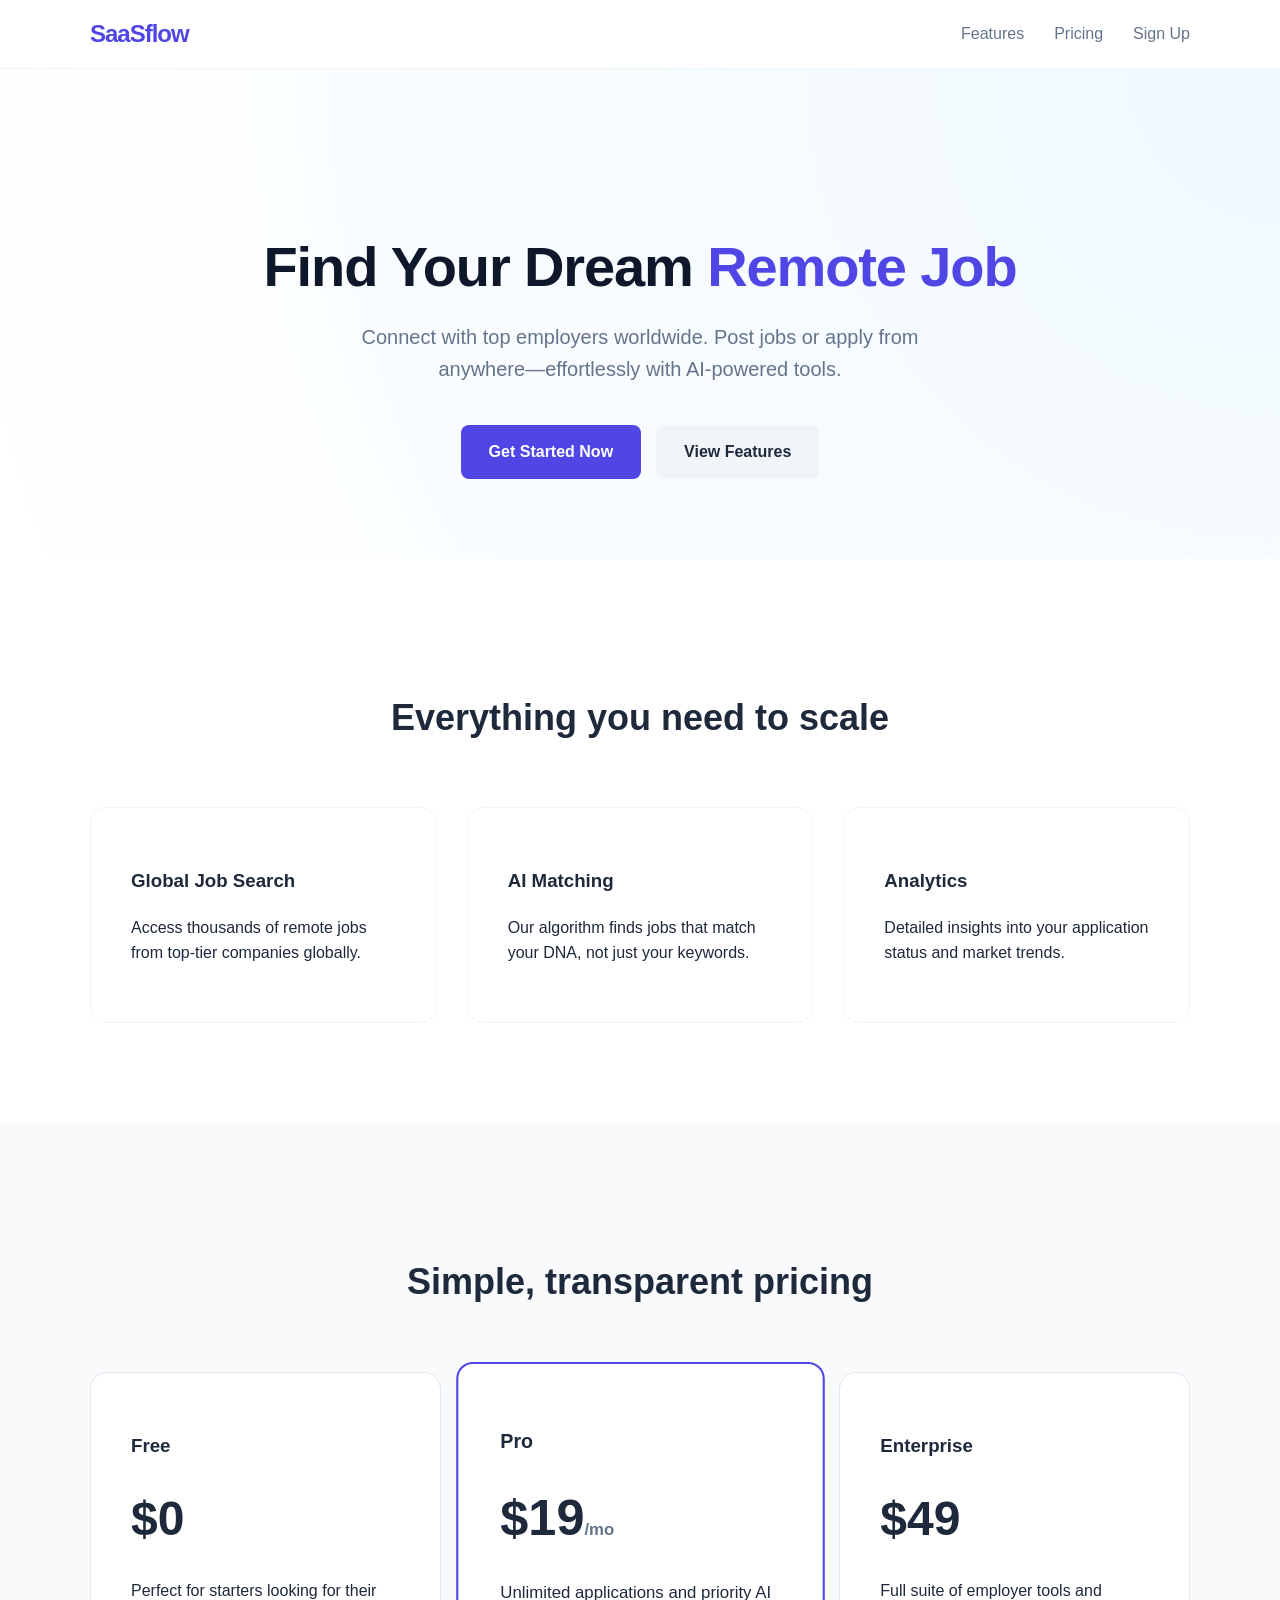
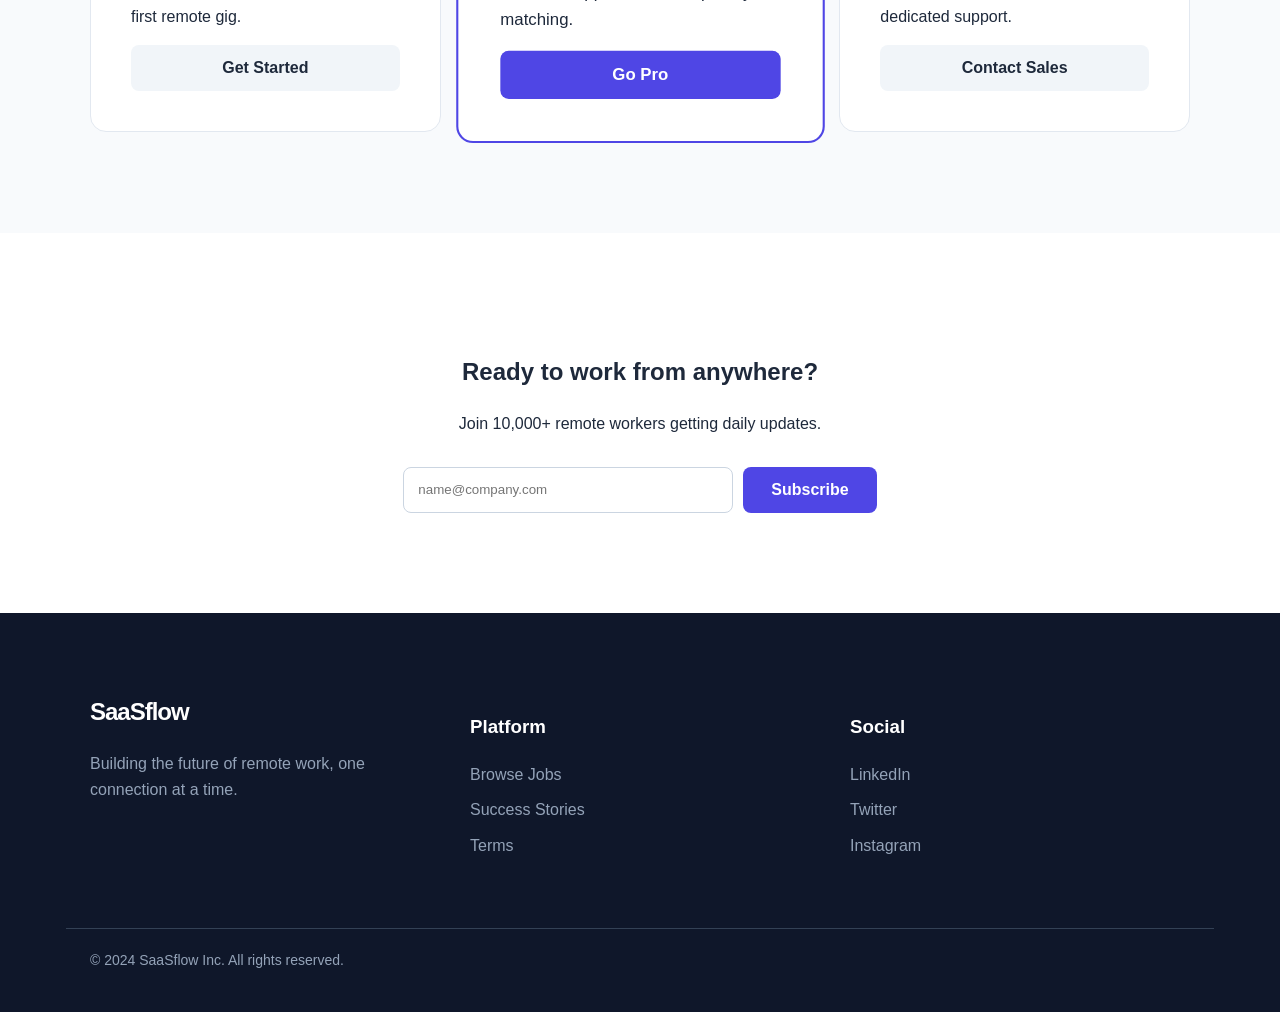
<file: index.html>
<!DOCTYPE html>
<html lang="en">
<head>
    <meta charset="UTF-8">
    <meta name="viewport" content="width=device-width, initial-scale=1.0">
    <title>SaaSflow - Remote Jobs Made Easy</title>
    <style>
        :root {
            --primary: #4f46e5; /* Modern Indigo */
            --primary-dark: #4338ca;
            --secondary: #0ea5e9; /* Sky Blue */
            --bg-light: #f8fafc;
            --text-main: #1e293b;
            --text-muted: #64748b;
            --white: #ffffff;
        }

        /* Global Styles */
        body {
            font-family: 'Segoe UI', Roboto, Helvetica, Arial, sans-serif;
            margin: 0;
            padding: 0;
            background-color: var(--white);
            color: var(--text-main);
            line-height: 1.6;
            scroll-behavior: smooth;
        }

        .container {
            max-width: 1100px;
            margin: 0 auto;
            padding: 0 24px;
        }

        /* Buttons */
        .btn {
            display: inline-block;
            padding: 14px 28px;
            background-color: var(--primary);
            color: white;
            border: none;
            border-radius: 8px;
            cursor: pointer;
            font-size: 16px;
            font-weight: 600;
            transition: all 0.3s ease;
            text-decoration: none;
            text-align: center;
        }

        .btn:hover {
            background-color: var(--primary-dark);
            transform: translateY(-2px);
            box-shadow: 0 4px 12px rgba(79, 70, 229, 0.3);
        }

        .btn-secondary {
            background-color: #f1f5f9;
            color: var(--text-main);
        }

        .btn-secondary:hover {
            background-color: #e2e8f0;
            box-shadow: 0 4px 12px rgba(0, 0, 0, 0.05);
        }

        /* Header */
        header {
            background-color: rgba(255, 255, 255, 0.9);
            backdrop-filter: blur(10px);
            padding: 15px 0;
            position: sticky;
            top: 0;
            z-index: 1000;
            border-bottom: 1px solid #f1f5f9;
        }

        nav {
            display: flex;
            justify-content: space-between;
            align-items: center;
        }

        .logo {
            font-size: 24px;
            font-weight: 800;
            color: var(--primary);
            letter-spacing: -1px;
        }

        nav ul {
            list-style: none;
            display: flex;
            gap: 30px;
            margin: 0;
            padding: 0;
        }

        nav ul li a {
            color: var(--text-muted);
            font-weight: 500;
            transition: color 0.3s;
            text-decoration: none;
        }

        nav ul li a:hover {
            color: var(--primary);
        }

        /* Hero Section */
        .hero {
            background: radial-gradient(circle at top right, #f0f9ff, #ffffff);
            padding: 120px 0 80px;
            text-align: center;
        }

        .hero h1 {
            font-size: 56px;
            font-weight: 800;
            line-height: 1.1;
            margin-bottom: 24px;
            color: #0f172a;
            letter-spacing: -0.02em;
        }

        .hero p {
            font-size: 20px;
            color: var(--text-muted);
            max-width: 600px;
            margin: 0 auto 40px;
        }

        .hero-btns {
            display: flex;
            justify-content: center;
            gap: 15px;
        }

        /* Features Section */
        .features {
            padding: 100px 0;
        }

        .section-title {
            text-align: center;
            font-size: 36px;
            margin-bottom: 60px;
        }

        .feature-grid {
            display: grid;
            grid-template-columns: repeat(auto-fit, minmax(300px, 1fr));
            gap: 30px;
        }

        .feature-item {
            padding: 40px;
            border: 1px solid #f1f5f9;
            border-radius: 16px;
            background-color: var(--white);
            transition: all 0.3s ease;
        }

        .feature-item:hover {
            border-color: var(--primary);
            box-shadow: 0 10px 30px rgba(0,0,0,0.04);
        }

        /* Pricing */
        .pricing-grid {
            display: grid;
            grid-template-columns: repeat(auto-fit, minmax(280px, 1fr));
            gap: 24px;
            align-items: center;
        }

        .plan {
            padding: 40px;
            border: 1px solid #e2e8f0;
            border-radius: 16px;
            background-color: var(--white);
            position: relative;
        }

        .plan.popular {
            border: 2px solid var(--primary);
            transform: scale(1.05);
            z-index: 10;
        }

        .price {
            font-size: 48px;
            font-weight: 800;
            margin: 20px 0;
        }

        /* Newsletter */
        .newsletter-section {
            padding: 100px 0;
            text-align: center;
        }

        .newsletter-section form {
            display: flex;
            gap: 10px;
            justify-content: center;
            margin-top: 30px;
            flex-wrap: wrap;
        }

        .newsletter-section input {
            padding: 14px;
            border-radius: 8px;
            border: 1px solid #cbd5e1;
            width: 100%;
            max-width: 300px;
        }

        /* Modal Styles - ADDED THESE */
        .modal {
            display: none; 
            position: fixed;
            top: 0; left: 0;
            width: 100%; height: 100%;
            background: rgba(15, 23, 42, 0.6);
            backdrop-filter: blur(4px);
            z-index: 2000;
            justify-content: center;
            align-items: center;
        }

        .modal-content {
            background: white;
            padding: 40px;
            border-radius: 20px;
            max-width: 400px;
            text-align: center;
            box-shadow: 0 20px 25px -5px rgba(0, 0, 0, 0.1);
        }

        /* Footer */
        footer {
            background-color: #0f172a;
            color: #94a3b8;
            padding: 80px 0 40px;
        }

        footer h3 { color: white; margin-bottom: 20px;}
        footer a { color: #94a3b8; text-decoration: none; display: block; margin-bottom: 10px; }
        footer a:hover { color: var(--white); }

        /* Responsive */
        @media (max-width: 768px) {
            .hero h1 { font-size: 36px; }
            .hero-btns { flex-direction: column; padding: 0 40px; }
            .plan.popular { transform: none; margin: 20px 0; }
            .newsletter-section input { max-width: 100%; }
        }
    </style>
</head>

<body>
    <header>
        <nav class="container">
            <div class="logo">SaaSflow</div>
            <ul>
                <li><a href="#features">Features</a></li>
                <li><a href="#pricing">Pricing</a></li>
                <li><a href="#newsletter">Sign Up</a></li>
            </ul>
        </nav>
    </header>

    <section class="hero">
        <div class="container">
            <h1>Find Your Dream <span style="color:var(--primary)">Remote Job</span></h1>
            <p>Connect with top employers worldwide. Post jobs or apply from anywhere—effortlessly with AI-powered tools.</p>
            <div class="hero-btns">
                <a href="#newsletter" class="btn">Get Started Now</a>
                <a href="#features" class="btn btn-secondary">View Features</a>
            </div>
        </div>
    </section>

    <section id="features" class="features">
        <div class="container">
            <h2 class="section-title">Everything you need to scale</h2>
            <div class="feature-grid">
                <div class="feature-item">
                    <h3>Global Job Search</h3>
                    <p>Access thousands of remote jobs from top-tier companies globally.</p>
                </div>
                <div class="feature-item">
                    <h3>AI Matching</h3>
                    <p>Our algorithm finds jobs that match your DNA, not just your keywords.</p>
                </div>
                <div class="feature-item">
                    <h3>Analytics</h3>
                    <p>Detailed insights into your application status and market trends.</p>
                </div>
            </div>
        </div>
    </section>

    <section id="pricing" class="features" style="background-color: #f8fafc;">
        <div class="container">
            <h2 class="section-title">Simple, transparent pricing</h2>
            <div class="pricing-grid">
                <div class="plan">
                    <h3>Free</h3>
                    <div class="price">$0</div>
                    <p>Perfect for starters looking for their first remote gig.</p>
                    <button class="btn btn-secondary" style="width:100%">Get Started</button>
                </div>
                <div class="plan popular">
                    <h3>Pro</h3>
                    <div class="price">$19<span style="font-size:16px; color:var(--text-muted)">/mo</span></div>
                    <p>Unlimited applications and priority AI matching.</p>
                    <button class="btn" style="width:100%">Go Pro</button>
                </div>
                <div class="plan">
                    <h3>Enterprise</h3>
                    <div class="price">$49</div>
                    <p>Full suite of employer tools and dedicated support.</p>
                    <button class="btn btn-secondary" style="width:100%">Contact Sales</button>
                </div>
            </div>
        </div>
    </section>

    <section id="newsletter" class="newsletter-section">
        <div class="container">
            <h2>Ready to work from anywhere?</h2>
            <p>Join 10,000+ remote workers getting daily updates.</p>
            <form id="newsletter-form">
                <input type="email" placeholder="name@company.com" required>
                <button type="submit" class="btn">Subscribe</button>
            </form>
        </div>
    </section>
    

    <footer>
        <div class="container" style="display: grid; grid-template-columns: repeat(auto-fit, minmax(200px, 1fr)); gap: 40px;">
            <div>
                <div class="logo" style="color: white; margin-bottom: 20px;">SaaSflow</div>
                <p>Building the future of remote work, one connection at a time.</p>
            </div>
            <div>
                <h3>Platform</h3>
                <a href="#">Browse Jobs</a>
                <a href="#">Success Stories</a>
                <a href="#">Terms</a>
            </div>
            <div>
                <h3>Social</h3>
                <a href="#">LinkedIn</a>
                <a href="#">Twitter</a>
                <a href="#">Instagram</a>
            </div>
        </div>
        <div class="container" style="margin-top: 60px; border-top: 1px solid #334155; padding-top: 20px; font-size: 14px;">
            © 2024 SaaSflow Inc. All rights reserved.
        </div>
    </footer>

    <div id="modal" class="modal">
        <div class="modal-content">
            <h3 style="color: var(--primary)">✓ Welcome to the Club!</h3>
            <p>Check your email for the first batch of remote opportunities.</p>
            <button class="btn" onclick="closeModal()">Awesome</button>
        </div>
    </div>

    <script>
        const form = document.getElementById('newsletter-form');
        const modal = document.getElementById('modal');

        form.addEventListener('submit', (e) => {
            e.preventDefault();
            modal.style.display = 'flex';
            form.reset();
        });

        function closeModal() {
            modal.style.display = 'none';
        }

        window.onclick = (event) => {
            if (event.target === modal) closeModal();
        }
    </script>
</body>
</html>
</file>
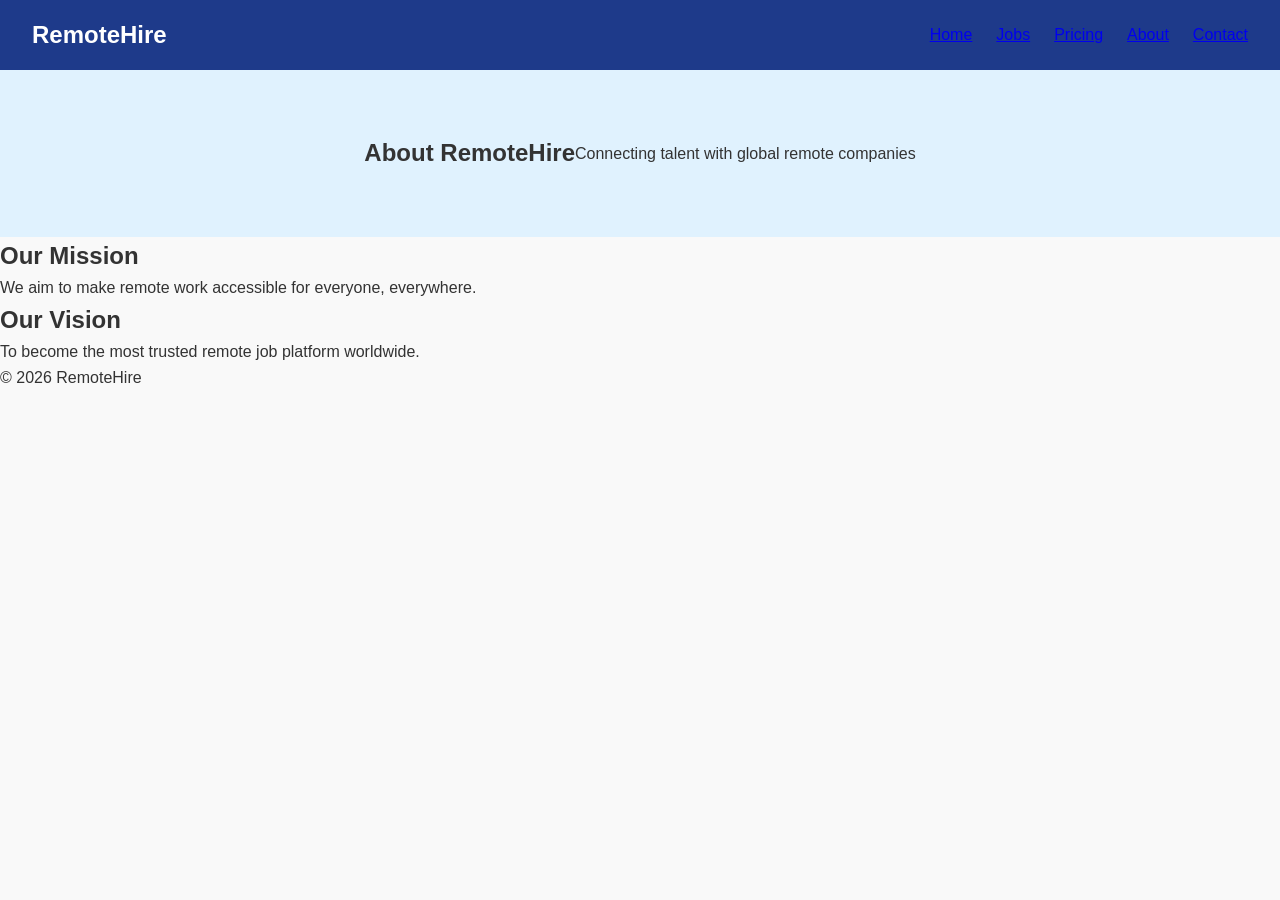
<file: about.html>
<!DOCTYPE html>
<html lang="en">
<head>
<meta charset="UTF-8">
<meta name="viewport" content="width=device-width, initial-scale=1.0">
<title>About – RemoteHire</title>
<link rel="stylesheet" href="style.css">
</head>
<body>


<header class="navbar">
<div class="logo">RemoteHire</div>
<nav class="nav-links">
<a href="index.html">Home</a>
<a href="jobs.html">Jobs</a>
<a href="pricing.html">Pricing</a>
<a href="about.html">About</a>
<a href="contact.html">Contact</a>
</nav>
</header>


<section class="hero small">
<h1>About RemoteHire</h1>
<p>Connecting talent with global remote companies</p>
</section>


<section class="about">
<div class="content">
<h2>Our Mission</h2>
<p>We aim to make remote work accessible for everyone, everywhere.</p>


<h2>Our Vision</h2>
<p>To become the most trusted remote job platform worldwide.</p>
</div>
</section>


<footer class="footer">© 2026 RemoteHire</footer>
</body>
</html>
</file>
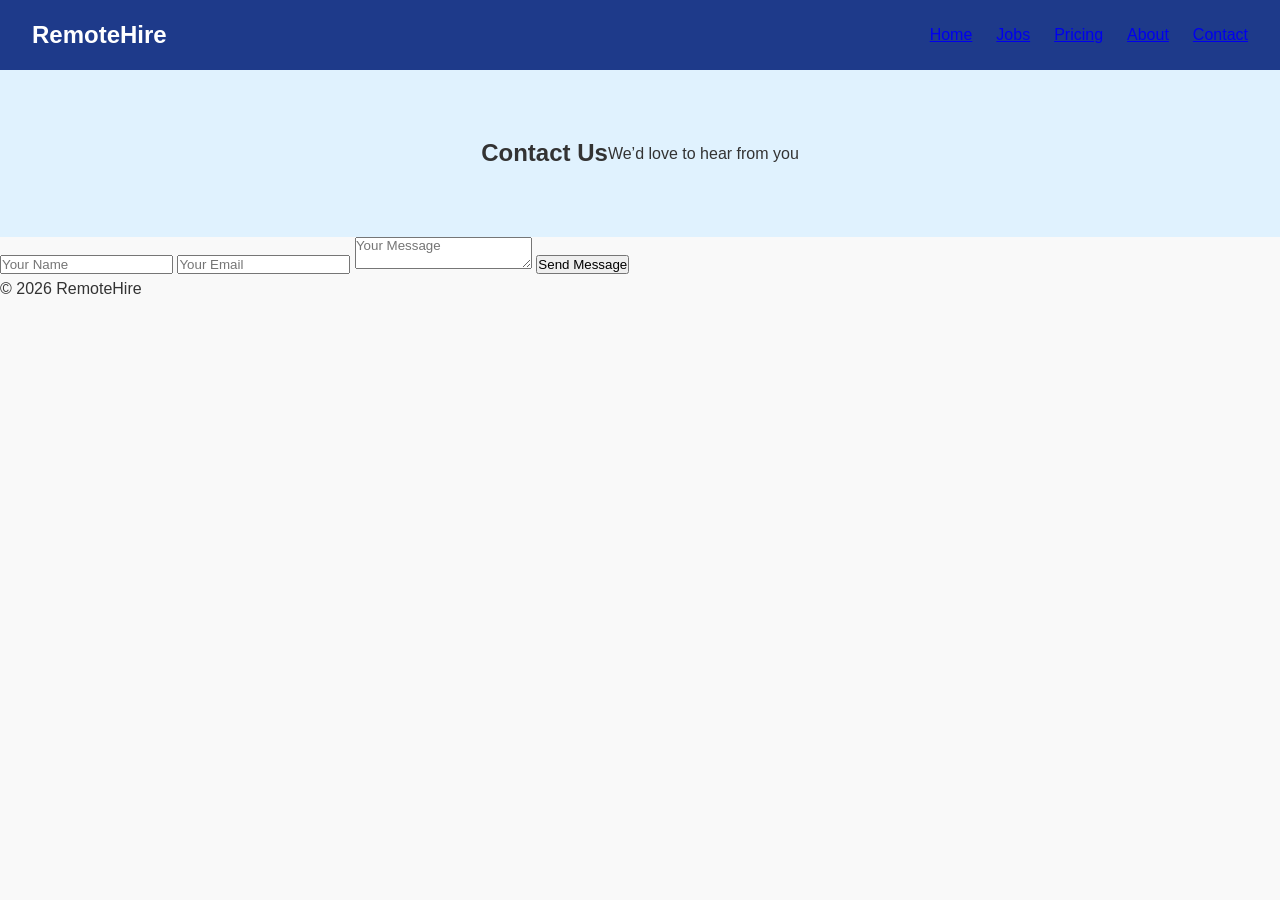
<file: contact.html>
<!DOCTYPE html>
<html lang="en">
<head>
<meta charset="UTF-8">
<meta name="viewport" content="width=device-width, initial-scale=1.0">
<title>Contact – RemoteHire</title>
<link rel="stylesheet" href="style.css">
</head>
<body>


<header class="navbar">
<div class="logo">RemoteHire</div>
<nav class="nav-links">
<a href="index.html">Home</a>
<a href="jobs.html">Jobs</a>
<a href="pricing.html">Pricing</a>
<a href="about.html">About</a>
<a href="contact.html">Contact</a>
</nav>
</header>


<section class="hero small">
<h1>Contact Us</h1>
<p>We’d love to hear from you</p>
</section>


<section class="contact">
<form class="contact-form">
<input type="text" placeholder="Your Name" required>
<input type="email" placeholder="Your Email" required>
<textarea placeholder="Your Message"></textarea>
<button class="btn primary">Send Message</button>
</form>
</section>


<footer class="footer">© 2026 RemoteHire</footer>
</body>
</html>
</file>
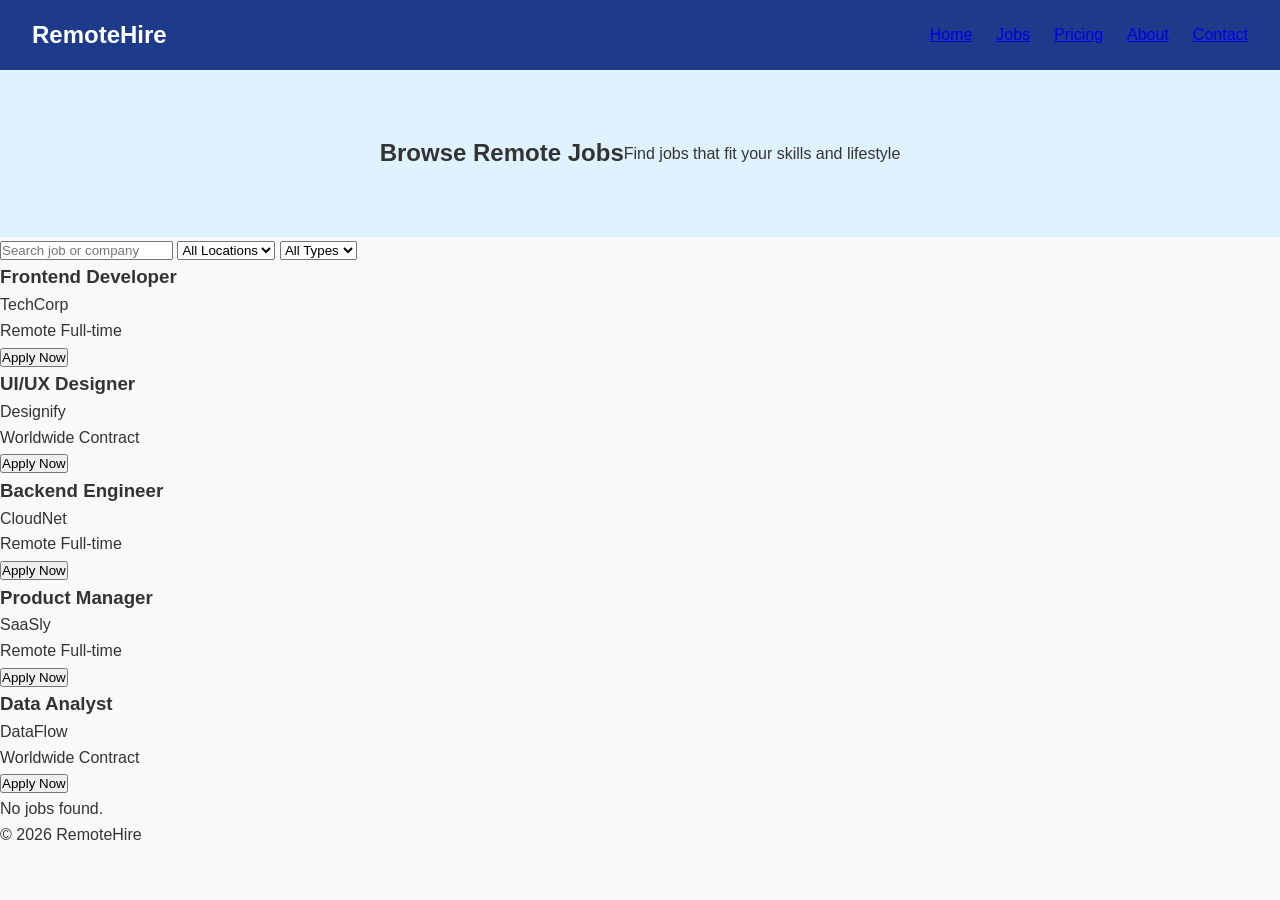
<file: jobs.html>
<!DOCTYPE html>
<html lang="en">
<head>
    <meta charset="UTF-8" />
    <meta name="viewport" content="width=device-width, initial-scale=1.0" />
    <title>Jobs – RemoteHire</title>
    <link rel="stylesheet" href="style.css" />
</head>
<body>

<header class="navbar">
    <div class="logo">RemoteHire</div>
    <nav class="nav-links">
        <a href="index.html">Home</a>
        <a href="jobs.html">Jobs</a>
        <a href="pricing.html">Pricing</a>
        <a href="about.html">About</a>
        <a href="contact.html">Contact</a>
    </nav>
</header>

<section class="hero small">
    <h1>Browse Remote Jobs</h1>
    <p>Find jobs that fit your skills and lifestyle</p>
</section>

<section class="jobs">
    <div class="search-container">
        <input type="text" id="searchInput" placeholder="Search job or company" />
        <select id="locationFilter">
            <option value="">All Locations</option>
            <option value="Remote">Remote</option>
            <option value="Worldwide">Worldwide</option>
        </select>
        <select id="typeFilter">
            <option value="">All Types</option>
            <option value="Full-time">Full-time</option>
            <option value="Contract">Contract</option>
        </select>
    </div>

    <div class="job-list" id="jobList"></div>
    <p id="noResults" class="hidden">No jobs found.</p>
</section>

<footer class="footer">© 2026 RemoteHire</footer>

<script src="jobs.js"></script>
</body>
</html>
</file>
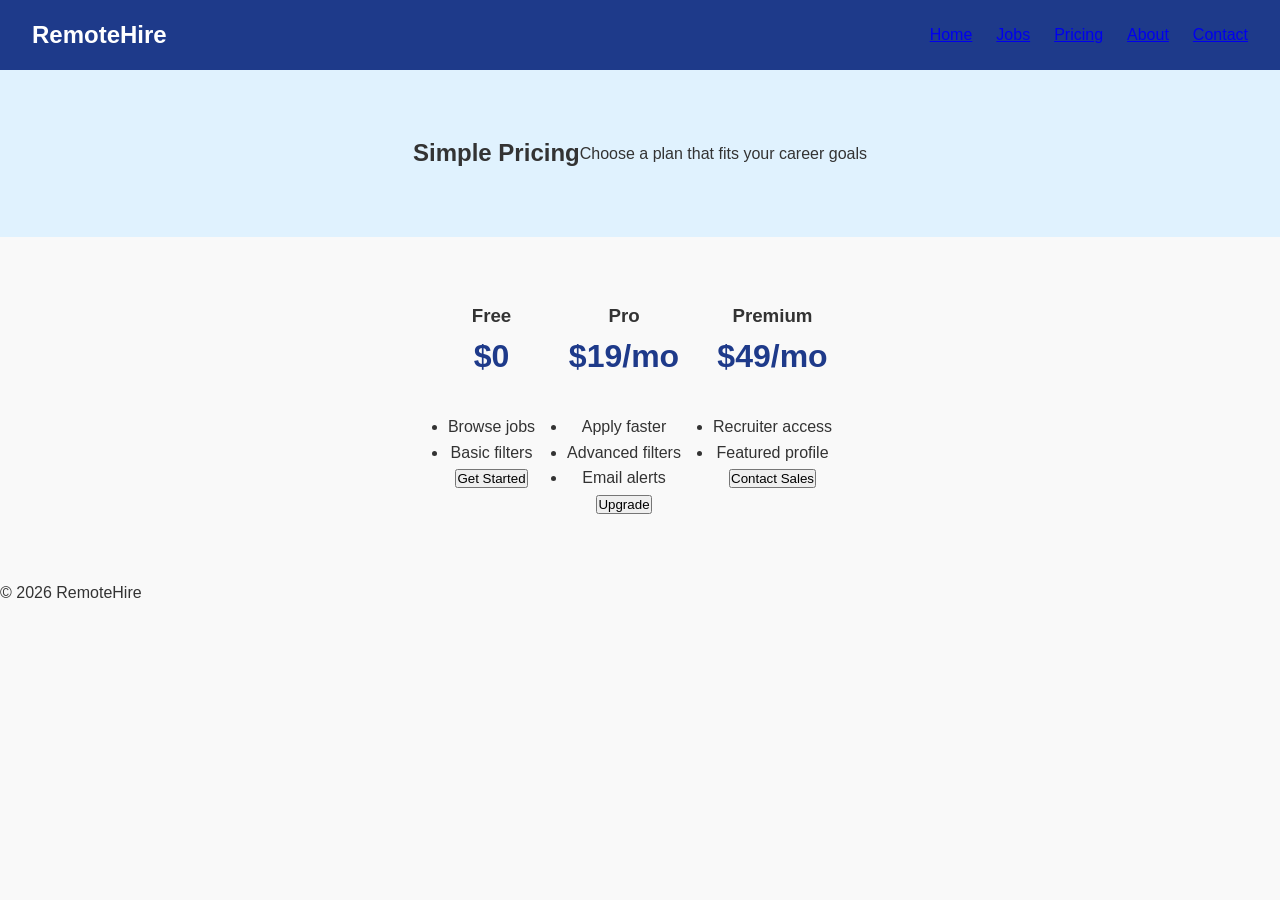
<file: pricing.html>
<!DOCTYPE html>
<html lang="en">
<head>
<meta charset="UTF-8">
<meta name="viewport" content="width=device-width, initial-scale=1.0">
<title>Pricing – RemoteHire</title>
<link rel="stylesheet" href="style.css">
</head>
<body>


<header class="navbar">
<div class="logo">RemoteHire</div>
<nav class="nav-links">
<a href="index.html">Home</a>
<a href="jobs.html">Jobs</a>
<a href="pricing.html">Pricing</a>
<a href="about.html">About</a>
<a href="contact.html">Contact</a>
</nav>
</header>


<section class="hero small">
<h1>Simple Pricing</h1>
<p>Choose a plan that fits your career goals</p>
</section>


<section class="pricing">
<div class="pricing-grid">
<div class="price-card">
<h3>Free</h3>
<h2>$0</h2>
<ul>
<li>Browse jobs</li>
<li>Basic filters</li>
</ul>
<button class="btn outline">Get Started</button>
</div>


<div class="price-card featured">
<h3>Pro</h3>
<h2>$19/mo</h2>
<ul>
<li>Apply faster</li>
<li>Advanced filters</li>
<li>Email alerts</li>
</ul>
<button class="btn primary">Upgrade</button>
</div>


<div class="price-card">
<h3>Premium</h3>
<h2>$49/mo</h2>
<ul>
<li>Recruiter access</li>
<li>Featured profile</li>
</ul>
<button class="btn outline">Contact Sales</button>
</div>
</div>
</section>


<footer class="footer">© 2026 RemoteHire</footer>
</body>
</html>
</file>
<file: style.css>
/* Reset & Basics */
* {
    margin: 0;
    padding: 0;
    box-sizing: border-box;
    font-family: 'Segoe UI', Tahoma, Geneva, Verdana, sans-serif;
}

body {
    line-height: 1.6;
    background-color: #f9f9f9;
    color: #333;
}

/* Navbar */
.navbar {
    display: flex;
    justify-content: space-between;
    align-items: center;
    padding: 1rem 2rem;
    background-color: #1e3a8a;
    color: #fff;
    position: sticky;
    top: 0;
    z-index: 100;
}

.navbar .logo {
    font-size: 1.5rem;
    font-weight: bold;
}

.navbar .nav-links {
    list-style: none;
    display: flex;
    gap: 1.5rem;
}

.navbar .nav-links li a,
.navbar .nav-links li button {
    color: #fff;
    text-decoration: none;
    padding: 0.5rem 1rem;
    border: none;
    background: none;
    cursor: pointer;
    transition: all 0.3s;
    font-weight: 500;
}

.navbar .nav-links li a:hover,
.navbar .nav-links li button:hover {
    background-color: #3b82f6;
    border-radius: 5px;
}

/* Hero */
.hero {
    display: flex;
    flex-wrap: wrap;
    justify-content: center;
    align-items: center;
    padding: 4rem 2rem;
    background-color: #e0f2fe;
    text-align: center;
}

.hero-content {
    flex: 1;
    min-width: 300px;
    margin-bottom: 2rem;
}

.hero-content h1 {
    font-size: 2.5rem;
    margin-bottom: 1rem;
    color: #1e3a8a;
}

.hero-content span {
    color: #3b82f6;
}

.hero-content p {
    font-size: 1.1rem;
    margin-bottom: 1.5rem;
}

.hero-btns button {
    padding: 0.75rem 1.5rem;
    margin: 0.5rem;
    border: none;
    cursor: pointer;
    border-radius: 5px;
    font-weight: bold;
    transition: all 0.3s;
}

.btn-primary {
    background-color: #3b82f6;
    color: #fff;
}

.btn-primary:hover {
    background-color: #2563eb;
}

.btn-secondary {
    background-color: #fff;
    color: #3b82f6;
    border: 2px solid #3b82f6;
}

.btn-secondary:hover {
    background-color: #3b82f6;
    color: #fff;
}

.hero-image img {
    max-width: 100%;
    border-radius: 10px;
}

/* Pricing */
.pricing {
    padding: 4rem 2rem;
    text-align: center;
}

.pricing h2 {
    font-size: 2rem;
    margin-bottom: 2rem;
    color: #1e3a8a;
}

.pricing-grid {
    display: flex;
    flex-wrap: wrap;
    justify-content: center;
    gap: 2rem;
}

.card {
    background: #fff;
    padding: 2rem;
    border-radius: 10px;
    width: 250px;
    box-shadow: 0 4px 6px rgba(0,0,0,0.1);
    transition: transform 0.3s;
}

.card:hover {
    transform: translateY(-5px);
}

.card.featured {
    border: 2px solid #3b82f6;
}

.card h3 {
    font-size: 1.5rem;
    margin-bottom: 1rem;
}

.card .price {
    font-size: 2rem;
    margin-bottom: 1rem;
}

.card ul {
    list-style: none;
    margin-bottom: 1.5rem;
}

.card ul li {
    margin-bottom: 0.5rem;
}

.btn-card {
    background-color: #3b82f6;
    color: #fff;
    padding: 0.5rem 1rem;
    border-radius: 5px;
    border: none;
    cursor: pointer;
    transition: all 0.3s;
}

.btn-card:hover {
    background-color: #2563eb;
}

/* Modal */
.modal {
    display: none;
    position: fixed;
    top:0;
    left:0;
    width: 100%;
    height: 100%;
    background: rgba(0,0,0,0.5);
    justify-content: center;
    align-items: center;
    z-index: 200;
}

.modal-content {
    background: #fff;
    padding: 2rem;
    border-radius: 10px;
    text-align: center;
    width: 300px;
}

.modal-content h3 {
    color: #1e3a8a;
    margin-bottom: 1rem;
}

/* Responsive */
@media(max-width:768px){
    .hero {
        text-align: center;
    }

    .hero-content, .hero-image {
        flex: 1 1 100%;
    }

    .pricing-grid {
        flex-direction: column;
        align-items: center;
    }

    .navbar .nav-links {
        flex-direction: column;
        gap: 0.5rem;
    }
}
</file>
